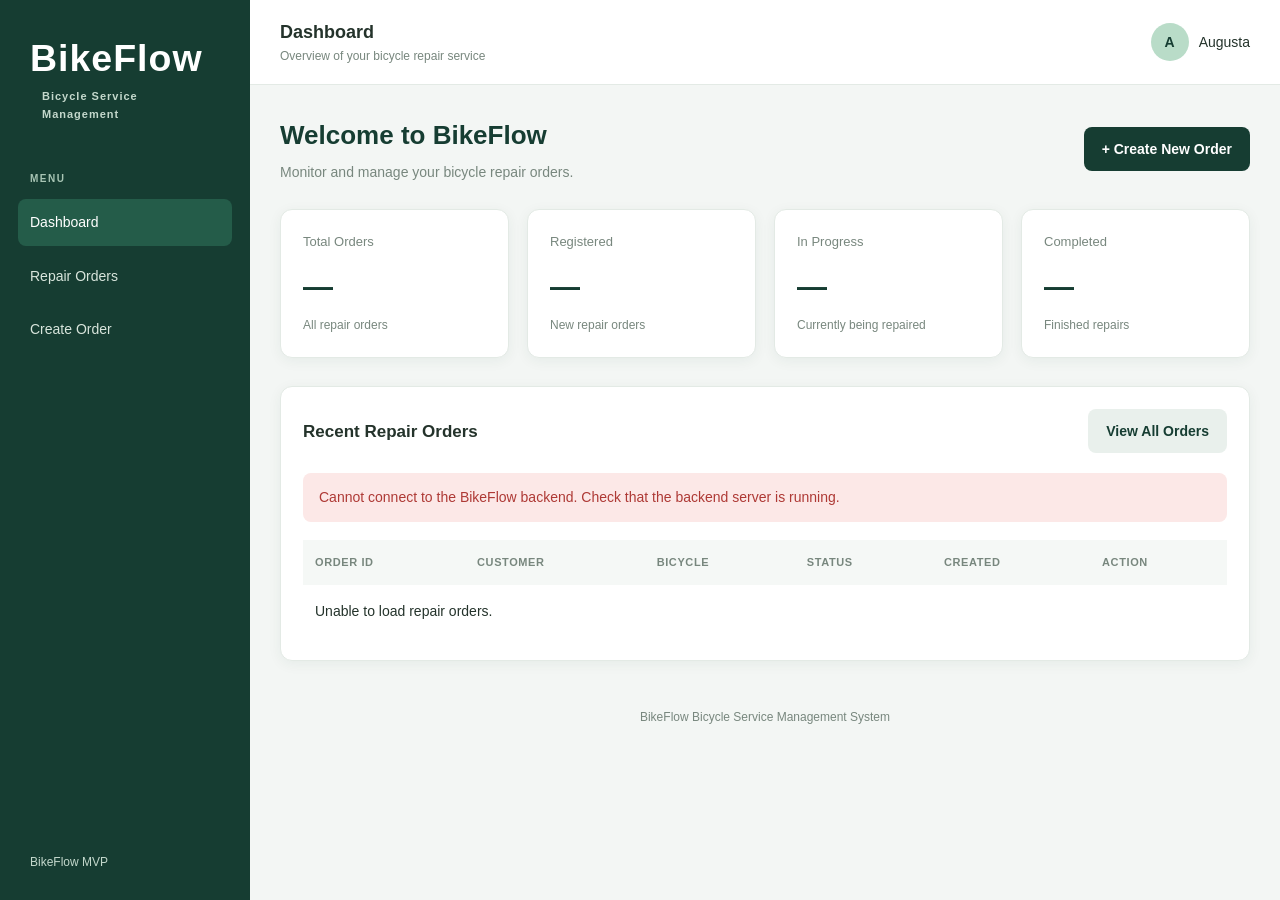
<file: frontend/index.html>
<!DOCTYPE html>
<html lang="en">
<head>
    <meta charset="UTF-8">
    <meta name="viewport" content="width=device-width, initial-scale=1.0">
    <title>BikeFlow | Dashboard</title>
    <link rel="stylesheet" href="css/style.css">
</head>
<body>
    <div class="app-layout">

        <aside class="sidebar">
            <div class="brand">
                <h2>BikeFlow</h2>
                <p class="brand-subtitle">Bicycle Service Management</p>
            </div>

            <p class="sidebar-label">MENU</p>

            <nav class="nav-menu">
                <a href="index.html" class="nav-link active">Dashboard</a>
                <a href="orders.html" class="nav-link">Repair Orders</a>
                <a href="create-order.html" class="nav-link">Create Order</a>
            </nav>

            <div class="sidebar-footer">
                <p>BikeFlow MVP</p>
            </div>
        </aside>

        <main class="main-content">

            <header class="topbar">
                <div>
                    <h1 class="topbar-title">Dashboard</h1>
                    <p class="topbar-subtitle">Overview of your bicycle repair service</p>
                </div>

                <div class="user-profile">
                    <div class="user-avatar">A</div>
                    <span>Augusta</span>
                </div>
            </header>

            <section class="container">

                <div class="page-header">
                    <div>
                        <h2 class="page-title">Welcome to BikeFlow</h2>
                        <p class="page-description">
                            Monitor and manage your bicycle repair orders.
                        </p>
                    </div>

                    <a href="create-order.html" class="btn btn-primary">
                        + Create New Order
                    </a>
                </div>

                <div class="stats-grid">
                    <article class="stat-card">
                        <p class="stat-label">Total Orders</p>
                        <h3 class="stat-value" id="total-orders">—</h3>
                        <p class="stat-note">All repair orders</p>
                    </article>

                    <article class="stat-card">
                        <p class="stat-label">Registered</p>
                        <h3 class="stat-value" id="registered-orders">—</h3>
                        <p class="stat-note">New repair orders</p>
                    </article>

                    <article class="stat-card">
                        <p class="stat-label">In Progress</p>
                        <h3 class="stat-value" id="in-progress-orders">—</h3>
                        <p class="stat-note">Currently being repaired</p>
                    </article>

                    <article class="stat-card">
                        <p class="stat-label">Completed</p>
                        <h3 class="stat-value" id="completed-orders">—</h3>
                        <p class="stat-note">Finished repairs</p>
                    </article>
                </div>

                <section class="card">
                    <div class="card-header">
                        <h3 class="card-title">Recent Repair Orders</h3>
                        <a href="orders.html" class="btn btn-secondary">
                            View All Orders
                        </a>
                    </div>

                    <div id="dashboard-message" class="alert alert-info">
                        Loading repair orders...
                    </div>

                    <div class="table-wrapper">
                        <table>
                            <thead>
                                <tr>
                                    <th>Order ID</th>
                                    <th>Customer</th>
                                    <th>Bicycle</th>
                                    <th>Status</th>
                                    <th>Created</th>
                                    <th>Action</th>
                                </tr>
                            </thead>

                            <tbody id="recent-orders-table">
                                <tr>
                                    <td colspan="6">Loading orders...</td>
                                </tr>
                            </tbody>
                        </table>
                    </div>
                </section>

                <footer class="page-footer">
                    BikeFlow Bicycle Service Management System
                </footer>

            </section>
        </main>
    </div>

    <script src="js/app.js"></script>
</body>
</html>
</file>
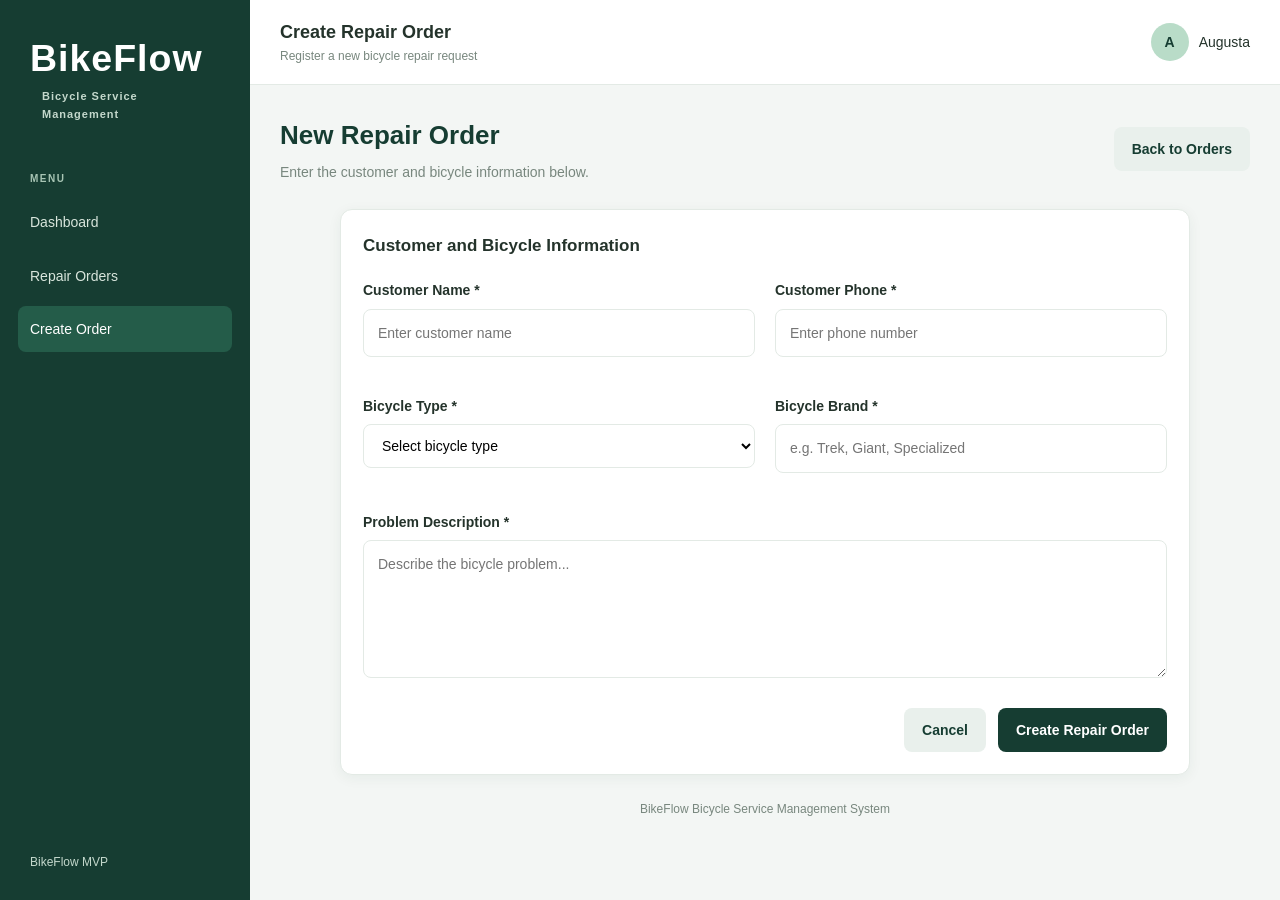
<file: frontend/create-order.html>
<!DOCTYPE html>
<html lang="en">
<head>
    <meta charset="UTF-8">
    <meta name="viewport" content="width=device-width, initial-scale=1.0">
    <title>BikeFlow | Create Order</title>
    <link rel="stylesheet" href="css/style.css">
</head>
<body>
    <div class="app-layout">

        <aside class="sidebar">
            <div class="brand">
                <h2>BikeFlow</h2>
                <p class="brand-subtitle">Bicycle Service Management</p>
            </div>

            <p class="sidebar-label">MENU</p>

            <nav class="nav-menu">
                <a href="index.html" class="nav-link">Dashboard</a>
                <a href="orders.html" class="nav-link">Repair Orders</a>
                <a href="create-order.html" class="nav-link active">Create Order</a>
            </nav>

            <div class="sidebar-footer">
                <p>BikeFlow MVP</p>
            </div>
        </aside>

        <main class="main-content">

            <header class="topbar">
                <div>
                    <h1 class="topbar-title">Create Repair Order</h1>
                    <p class="topbar-subtitle">Register a new bicycle repair request</p>
                </div>

                <div class="user-profile">
                    <div class="user-avatar">A</div>
                    <span>Augusta</span>
                </div>
            </header>

            <section class="container">

                <div class="page-header">
                    <div>
                        <h2 class="page-title">New Repair Order</h2>
                        <p class="page-description">
                            Enter the customer and bicycle information below.
                        </p>
                    </div>

                    <a href="orders.html" class="btn btn-secondary">
                        Back to Orders
                    </a>
                </div>

                <section class="card form-container">

                    <div class="card-header">
                        <h3 class="card-title">Customer and Bicycle Information</h3>
                    </div>

                    <div id="form-message" class="alert" hidden></div>

                    <form id="create-order-form">

                        <div class="form-grid">

                            <div class="form-group">
                                <label for="customer-name">Customer Name *</label>
                                <input
                                    type="text"
                                    id="customer-name"
                                    name="customer_name"
                                    class="form-control"
                                    placeholder="Enter customer name"
                                    maxlength="100"
                                    required
                                >
                            </div>

                            <div class="form-group">
                                <label for="customer-phone">Customer Phone *</label>
                                <input
    type="tel"
    id="customer-phone"
    name="customer_phone"
    class="form-control"
    placeholder="Enter phone number"
    maxlength="30"
pattern="\+?[0-9][0-9 .\-]{6,28}"
    title="Enter a valid phone number using at least 7 characters. Letters are not allowed."
    required
>
                                
                            </div>

                            <div class="form-group">
                                <label for="bicycle-type">Bicycle Type *</label>
                                <select
                                    id="bicycle-type"
                                    name="bicycle_type"
                                    class="form-control"
                                      required
                                >
                                    <option value="">Select bicycle type</option>
                                    <option value="Mountain Bike">Mountain Bike</option>
                                    <option value="Road Bike">Road Bike</option>
                                    <option value="Hybrid Bike">Hybrid Bike</option>
                                    <option value="City Bike">City Bike</option>
                                    <option value="Electric Bike">Electric Bike</option>
                                    <option value="BMX">BMX</option>
                                    <option value="Other">Other</option>
                                </select>
                            </div>

                            <div class="form-group">
                                <label for="bicycle-brand">Bicycle Brand *</label>
                                <input
                                    type="text"
                                    id="bicycle-brand"
                                    name="bicycle_brand"
                                    class="form-control"
                                    placeholder="e.g. Trek, Giant, Specialized"
                                    maxlength="100"
                                    required
                                >
                            </div>

                            <div class="form-group full-width">
                                <label for="problem-description">
                                    Problem Description *
                                </label>

                                <textarea
                                    id="problem-description"
                                    name="problem_description"
                                    class="form-control"
                                    rows="5"
                                    placeholder="Describe the bicycle problem..."
                                    maxlength="1000"
                                    required
                                ></textarea>
                            </div>

                        </div>

                        <div class="form-actions">
                            <a href="orders.html" class="btn btn-secondary">
                                Cancel
                            </a>

                            <button
                                type="submit"
                                id="submit-order-button"
                                class="btn btn-primary"
                            >
                                Create Repair Order
                            </button>
                        </div>

                    </form>
                </section>

                <footer class="page-footer">
                    BikeFlow Bicycle Service Management System
                </footer>

            </section>
        </main>
    </div>

    <script src="js/app.js"></script>

    <script>
        document.addEventListener("DOMContentLoaded", () => {
            const form = document.getElementById("create-order-form");
            const message = document.getElementById("form-message");
            const submitButton = document.getElementById("submit-order-button");

            function showMessage(text, type) {
                message.textContent = text;
                message.className = `alert alert-${type}`;
                message.hidden = false;
            }

            form.addEventListener("submit", async event => {
                event.preventDefault();

                if (!form.reportValidity()) {
                    return;
                }

                const formData = new FormData(form);

                const orderData = {
                    customer_name: formData.get("customer_name").trim(),
                    customer_phone: formData.get("customer_phone").trim(),
                    bicycle_type: formData.get("bicycle_type"),
                    bicycle_brand: formData.get("bicycle_brand").trim(),
                    problem_description: formData.get("problem_description").trim()
                };

                if (Object.values(orderData).some(value => !value)) {
                    showMessage("Please complete all required fields.", "error");
                    return;
                }

                submitButton.disabled = true;
                submitButton.textContent = "Creating Order...";

                try {
                    const result = await BikeFlow.apiRequest("/orders", {
                        method: "POST",
                        body: JSON.stringify(orderData)
                    });

                    showMessage(
                        result.message || "Repair order created successfully.",
                        "success"
                    );

                    form.reset();

                    setTimeout(() => {
                        window.location.href = "orders.html";
                    }, 1200);

                } catch (error) {
                    showMessage(error.message, "error");

                } finally {
                    submitButton.disabled = false;
                    submitButton.textContent = "Create Repair Order";
                }
            });
        });
    </script>
</body>
</html>
</file>
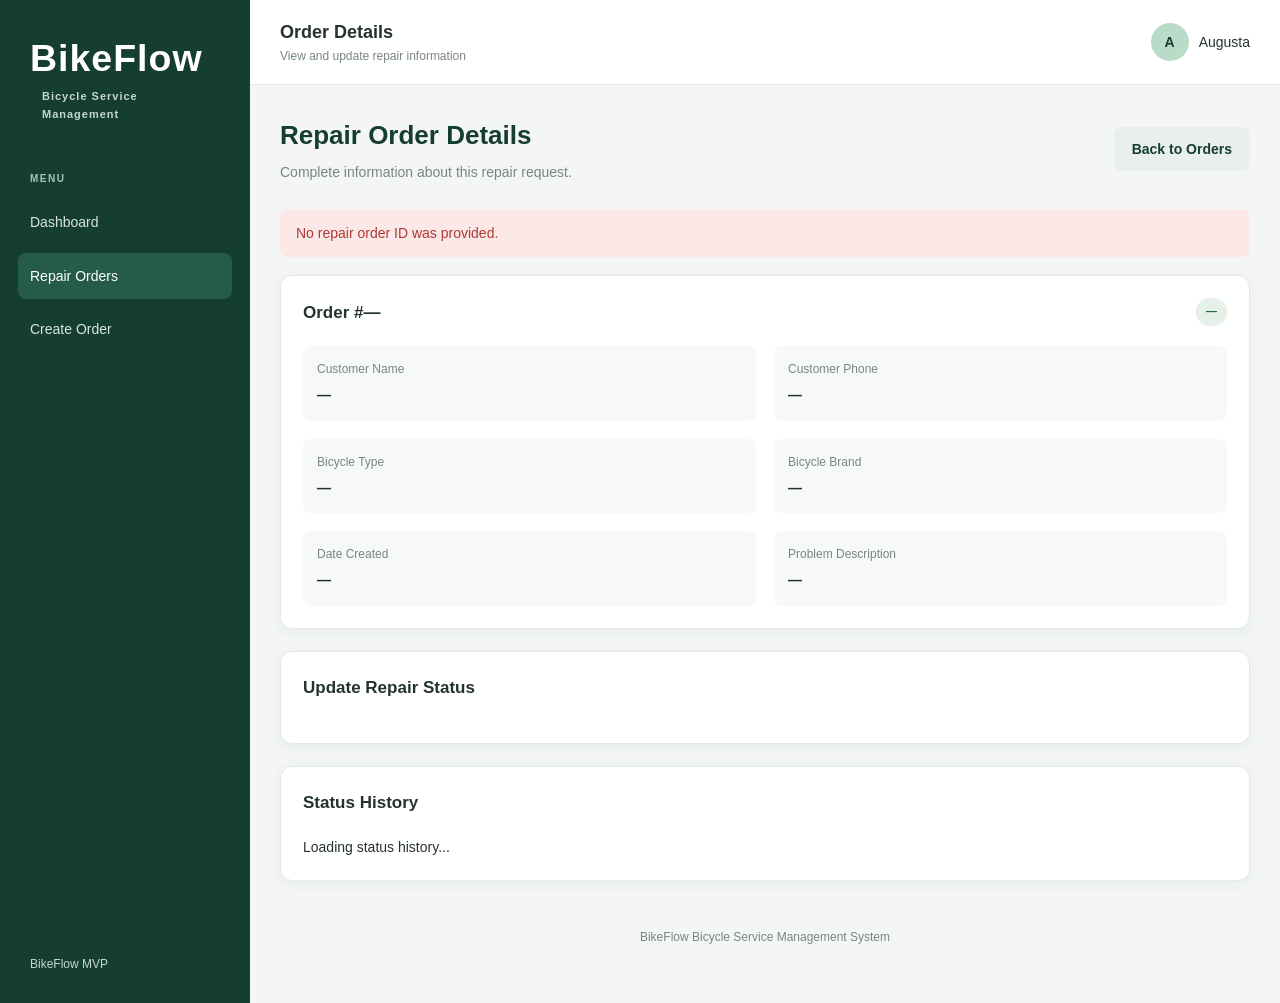
<file: frontend/order.html>
<!DOCTYPE html>
<html lang="en">
<head>
    <meta charset="UTF-8">
    <meta name="viewport" content="width=device-width, initial-scale=1.0">
    <title>BikeFlow | Order Details</title>
    <link rel="stylesheet" href="css/style.css">
</head>
<body>
    <div class="app-layout">

        <aside class="sidebar">
            <div class="brand">
                <h2>BikeFlow</h2>
                <p class="brand-subtitle">Bicycle Service Management</p>
            </div>

            <p class="sidebar-label">MENU</p>

            <nav class="nav-menu">
                <a href="index.html" class="nav-link">Dashboard</a>
                <a href="orders.html" class="nav-link active">Repair Orders</a>
                <a href="create-order.html" class="nav-link">Create Order</a>
            </nav>

            <div class="sidebar-footer">
                <p>BikeFlow MVP</p>
            </div>
        </aside>

        <main class="main-content">

            <header class="topbar">
                <div>
                    <h1 class="topbar-title">Order Details</h1>
                    <p class="topbar-subtitle">View and update repair information</p>
                </div>

                <div class="user-profile">
                    <div class="user-avatar">A</div>
                    <span>Augusta</span>
                </div>
            </header>

            <section class="container">

                <div class="page-header">
                    <div>
                        <h2 class="page-title">Repair Order Details</h2>
                        <p class="page-description">
                            Complete information about this repair request.
                        </p>
                    </div>

                    <a href="orders.html" class="btn btn-secondary">
                        Back to Orders
                    </a>
                </div>

                <div id="order-message" class="alert alert-info">
                    Loading order details...
                </div>

                <section class="card">
                    <div class="card-header">
                        <h3 class="card-title">
                            Order #<span id="order-id">—</span>
                        </h3>

                        <span id="order-status" class="status-registered">
                            —
                        </span>
                    </div>

                    <div class="details-grid">

                        <div class="detail-item">
                            <p class="detail-label">Customer Name</p>
                            <p class="detail-value" id="customer-name">—</p>
                        </div>

                        <div class="detail-item">
                            <p class="detail-label">Customer Phone</p>
                            <p class="detail-value" id="customer-phone">—</p>
                        </div>

                        <div class="detail-item">
                            <p class="detail-label">Bicycle Type</p>
                            <p class="detail-value" id="bicycle-type">—</p>
                        </div>

                        <div class="detail-item">
                            <p class="detail-label">Bicycle Brand</p>
                            <p class="detail-value" id="bicycle-brand">—</p>
                        </div>

                        <div class="detail-item">
                            <p class="detail-label">Date Created</p>
                            <p class="detail-value" id="created-at">—</p>
                        </div>

                        <div class="detail-item full-width">
                            <p class="detail-label">Problem Description</p>
                            <p class="detail-value" id="problem-description">—</p>
                        </div>

                    </div>
                </section>

                <section class="card">
                    <div class="card-header">
                        <h3 class="card-title">Update Repair Status</h3>
                    </div>

                    <form id="status-form">
                        <div class="form-group">
                            <label for="new-status">Select New Status</label>

                            <select
                                id="new-status"
                                class="form-control"
                                required
                            >
                                <option value="Registered">Registered</option>
                                <option value="Scheduled">Scheduled</option>
                                <option value="In Progress">In Progress</option>
                                <option value="Waiting for Parts">Waiting for Parts</option>
                                <option value="Completed">Completed</option>
                                <option value="Cancelled">Cancelled</option>
                            </select>
                        </div>

                        <div class="form-actions">
                            <button
                                type="submit"
                                id="update-status-button"
                                class="btn btn-primary"
                            >
                                Update Status
                            </button>
                        </div>
                    </form>
                </section>

                <section class="card">
                    <div class="card-header">
                        <h3 class="card-title">Status History</h3>
                    </div>

                    <div id="status-history">
                        Loading status history...
                    </div>
                </section>

                <footer class="page-footer">
                    BikeFlow Bicycle Service Management System
                </footer>

            </section>
        </main>
    </div>

    <script src="js/app.js"></script>

    <script>
        document.addEventListener("DOMContentLoaded", () => {
            const message = document.getElementById("order-message");
            const statusForm = document.getElementById("status-form");
            const statusSelect = document.getElementById("new-status");
            const updateButton = document.getElementById("update-status-button");

            const orderId = new URLSearchParams(window.location.search)
                .get("id");

            let currentOrder = null;

            async function loadStatusHistory() {
                const historyContainer = document.getElementById("status-history");

                historyContainer.textContent = "Loading status history...";

                try {
                    const result = await BikeFlow.apiRequest(
                        `/orders/${encodeURIComponent(orderId)}/history`
                    );

                    if (!result.history || result.history.length === 0) {
                        historyContainer.textContent = "No status history available.";
                        return;
                    }

                    historyContainer.innerHTML = result.history.map(entry => {
                        const oldStatus = entry.old_status || "Initial status";

                        const changedAt = BikeFlow.formatDate(entry.changed_at);

                        return `
                            <div class="detail-item">
                                <p class="detail-label">${oldStatus} → ${entry.new_status}</p>
                                <p class="detail-value">${changedAt}</p>
                            </div>
                        `;
                    }).join("");

                } catch (error) {
                    historyContainer.textContent =
                        "Unable to load status history: " + error.message;
                }
            }
            function showMessage(text, type = "info") {
                message.textContent = text;
                message.className = `alert alert-${type}`;
            }

            function displayOrder(order) {
                document.getElementById("order-id").textContent = order.id;
                document.getElementById("customer-name").textContent =
                    order.customer_name || "—";
                document.getElementById("customer-phone").textContent =
                    order.customer_phone || "—";
                document.getElementById("bicycle-type").textContent =
                    order.bicycle_type || "—";
                document.getElementById("bicycle-brand").textContent =
                    order.bicycle_brand || "—";
                document.getElementById("problem-description").textContent =
                    order.problem_description || "—";
                document.getElementById("created-at").textContent =
                    BikeFlow.formatDate(order.created_at);

                const statusElement = document.getElementById("order-status");

                statusElement.textContent = order.status;
                statusElement.className =
                    BikeFlow.getStatusClass(order.status);

                statusSelect.value = order.status;
            }

            async function loadOrder() {
                if (!orderId) {
                    showMessage("No repair order ID was provided.", "error");
                    statusForm.hidden = true;
                    return;
                }

                try {
                    currentOrder = await BikeFlow.getOrderById(orderId);
                    displayOrder(currentOrder);
                    await loadStatusHistory();

                    showMessage("Order details loaded successfully.", "success");

                } catch (error) {
                    showMessage(error.message, "error");
                    statusForm.hidden = true;
                }
            }

            statusForm.addEventListener("submit", async event => {
                event.preventDefault();

                if (!currentOrder) {
                    return;
                }

                const newStatus = statusSelect.value;

                updateButton.disabled = true;
                updateButton.textContent = "Updating...";

                try {
                    const result = await BikeFlow.apiRequest(
    `/orders/${encodeURIComponent(orderId)}/status`,
    {
        method: "PATCH",
        body: JSON.stringify({
            status: newStatus
        })
    }
);

currentOrder.status = result.order.status;
displayOrder(currentOrder);
await loadStatusHistory();
                    showMessage("Repair order status updated successfully.", "success");

                } catch (error) {
                    statusSelect.value = currentOrder.status;
                    showMessage(error.message, "error");

                } finally {
                    updateButton.disabled = false;
                    updateButton.textContent = "Update Status";
                }
            });

            loadOrder();
        });
    </script>
</body>
</html>
</file>
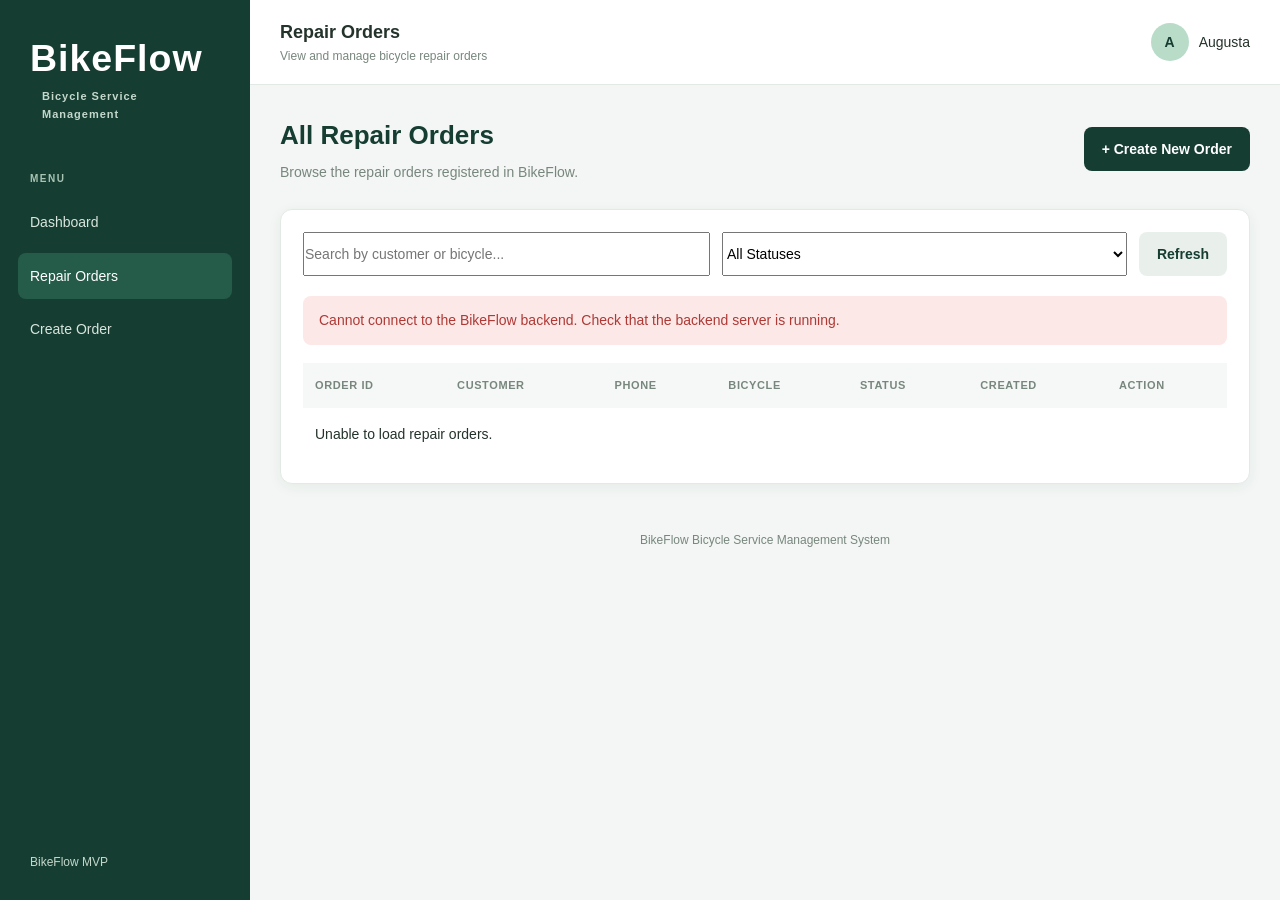
<file: frontend/orders.html>
<!DOCTYPE html>
<html lang="en">
<head>
    <meta charset="UTF-8">
    <meta name="viewport" content="width=device-width, initial-scale=1.0">
    <title>BikeFlow | Repair Orders</title>
    <link rel="stylesheet" href="css/style.css">
</head>
<body>
    <div class="app-layout">

        <aside class="sidebar">
            <div class="brand">
                <h2>BikeFlow</h2>
                <p class="brand-subtitle">Bicycle Service Management</p>
            </div>

            <p class="sidebar-label">MENU</p>

            <nav class="nav-menu">
                <a href="index.html" class="nav-link">Dashboard</a>
                <a href="orders.html" class="nav-link active">Repair Orders</a>
                <a href="create-order.html" class="nav-link">Create Order</a>
            </nav>

            <div class="sidebar-footer">
                <p>BikeFlow MVP</p>
            </div>
        </aside>

        <main class="main-content">

            <header class="topbar">
                <div>
                    <h1 class="topbar-title">Repair Orders</h1>
                    <p class="topbar-subtitle">View and manage bicycle repair orders</p>
                </div>

                <div class="user-profile">
                    <div class="user-avatar">A</div>
                    <span>Augusta</span>
                </div>
            </header>

            <section class="container">

                <div class="page-header">
                    <div>
                        <h2 class="page-title">All Repair Orders</h2>
                        <p class="page-description">
                            Browse the repair orders registered in BikeFlow.
                        </p>
                    </div>

                    <a href="create-order.html" class="btn btn-primary">
                        + Create New Order
                    </a>
                </div>

                <section class="card">

                 <div class="toolbar">
    <input
        type="search"
        id="order-search"
        class="search-input"
        placeholder="Search by customer or bicycle..."
        aria-label="Search repair orders"
    >

    <select
        id="status-filter"
        class="search-input"
        aria-label="Filter orders by status"
    >
        <option value="">All Statuses</option>
        <option value="Registered">Registered</option>
        <option value="Scheduled">Scheduled</option>
        <option value="In Progress">In Progress</option>
        <option value="Waiting for Parts">Waiting for Parts</option>
        <option value="Completed">Completed</option>
        <option value="Cancelled">Cancelled</option>
    </select>

    <button
        type="button"
        class="btn btn-secondary"
        id="refresh-orders"
    >
        Refresh
    </button>
</div>

                    <div id="orders-message" class="alert alert-info">
                        Loading repair orders...
                    </div>

                    <div class="table-wrapper">
                        <table>
                            <thead>
                                <tr>
                                    <th>Order ID</th>
                                    <th>Customer</th>
                                    <th>Phone</th>
                                    <th>Bicycle</th>
                                    <th>Status</th>
                                    <th>Created</th>
                                    <th>Action</th>
                                </tr>
                            </thead>

                            <tbody id="orders-table-body">
                                <tr>
                                    <td colspan="7">Loading orders...</td>
                                </tr>
                            </tbody>
                        </table>
                    </div>

                </section>

                <footer class="page-footer">
                    BikeFlow Bicycle Service Management System
                </footer>

            </section>
        </main>
    </div>

    <script src="js/app.js"></script>

    <script>
        document.addEventListener("DOMContentLoaded", () => {
            const tableBody = document.getElementById("orders-table-body");
            const message = document.getElementById("orders-message");
            const searchInput = document.getElementById("order-search");
            const refreshButton = document.getElementById("refresh-orders");

            let allOrders = [];

            function showMessage(text, type = "info") {
                message.textContent = text;
                message.className = `alert alert-${type}`;
            }

            function renderOrders(orders) {
                if (orders.length === 0) {
                    tableBody.innerHTML = `
                        <tr>
                            <td colspan="7">No repair orders found.</td>
                        </tr>
                    `;
                    return;
                }

                tableBody.innerHTML = orders.map(order => {
                    const bicycle = [
                        order.bicycle_brand,
                        order.bicycle_type
                    ].filter(Boolean).join(" ");

                    const statusClass =
                        BikeFlow.getStatusClass(order.status);

                    return `
                        <tr>
                            <td>#${BikeFlow.escapeHtml(order.id)}</td>
                            <td>${BikeFlow.escapeHtml(order.customer_name)}</td>
                            <td>${BikeFlow.escapeHtml(order.customer_phone)}</td>
                            <td>${BikeFlow.escapeHtml(bicycle || "—")}</td>
                            <td>
                                <span class="${statusClass}">
                                    ${BikeFlow.escapeHtml(order.status)}
                                </span>
                            </td>
                            <td>
                                ${BikeFlow.escapeHtml(
                                    BikeFlow.formatDate(order.created_at)
                                )}
                            </td>
                            <td>
                                <a href="order.html?id=${encodeURIComponent(order.id)}">
                                    View
                                </a>
                            </td>
                        </tr>
                    `;
                }).join("");
            }

            function filterOrders() {
    const searchTerm = searchInput.value
        .trim()
        .toLowerCase();

    const selectedStatus = document.getElementById("status-filter").value;

    const filteredOrders = allOrders.filter(order => {
        const searchableText = [
            order.id,
            order.customer_name,
            order.customer_phone,
            order.bicycle_brand,
            order.bicycle_type
        ].join(" ").toLowerCase();

        const matchesSearch = searchableText.includes(searchTerm);
        const matchesStatus = selectedStatus === "" || order.status === selectedStatus;

        return matchesSearch && matchesStatus;
    });

    renderOrders(filteredOrders);
}

            async function loadOrders() {
                showMessage("Loading repair orders...");

                tableBody.innerHTML = `
                    <tr>
                        <td colspan="7">Loading orders...</td>
                    </tr>
                `;

                try {
                    allOrders = await BikeFlow.getOrders();

                    filterOrders();

                    showMessage(
                        `Successfully loaded ${allOrders.length} repair order(s).`,
                        "success"
                    );

                } catch (error) {
                    tableBody.innerHTML = `
                        <tr>
                            <td colspan="7">
                                Unable to load repair orders.
                            </td>
                        </tr>
                    `;

                    showMessage(error.message, "error");
                }
            }

            searchInput.addEventListener("input", filterOrders);
            document.getElementById("status-filter").addEventListener("change", filterOrders);
            refreshButton.addEventListener("click", loadOrders);

            loadOrders();
        });
    </script>
</body>
</html>
</file>
<file: frontend/css/style.css>
/* =========================================
   BIKEFLOW - BICYCLE SERVICE MANAGEMENT
   Frontend stylesheet
   ========================================= */

/* 1. DESIGN SYSTEM */

:root {
    --primary: #163D32;
    --primary-light: #245C49;
    --accent: #B9DCC8;

    --background: #F3F6F4;
    --surface: #FFFFFF;
    --border: #E3EAE5;

    --text: #24332B;
    --muted: #78877E;

    --success: #198754;
    --warning: #D99A27;
    --danger: #D9534F;
    --info: #3985C6;

    --radius: 12px;
    --shadow: 0 3px 14px rgba(22, 61, 50, 0.06);
}

/* 2. RESET */

* {
    margin: 0;
    padding: 0;
    box-sizing: border-box;
}

body {
    font-family: Arial, Helvetica, sans-serif;
    background: var(--background);
    color: var(--text);
    font-size: 14px;
    line-height: 1.6;
}

a {
    color: inherit;
    text-decoration: none;
}

button,
input,
select,
textarea {
    font: inherit;
}

button {
    cursor: pointer;
}

.container {
    width: 100%;
    max-width: 1440px;
    margin: auto;
    padding: 30px;
}

/* 3. APPLICATION LAYOUT */

.app-layout {
    display: flex;
    min-height: 100vh;
}

.sidebar {
    width: 250px;
    min-width: 250px;
    background: var(--primary);
    color: white;
    padding: 28px 18px;
    display: flex;
    flex-direction: column;
}

.brand {
    font-size: 25px;
    font-weight: 800;
    letter-spacing: 1px;
    padding: 0 12px;
    margin-bottom: 8px;
}

.brand-subtitle {
    color: #C4D8CC;
    font-size: 11px;
    padding: 0 12px;
    margin-bottom: 40px;
}

.sidebar-label {
    color: #A8C5B4;
    font-size: 10px;
    font-weight: bold;
    text-transform: uppercase;
    letter-spacing: 1.5px;
    padding: 0 12px;
    margin-bottom: 12px;
}

.nav-menu {
    display: flex;
    flex-direction: column;
    gap: 7px;
}

.nav-link {
    display: block;
    color: #D8E5DC;
    padding: 12px;
    border-radius: 8px;
    transition: 0.2s ease;
}

.nav-link:hover,
.nav-link.active {
    background: var(--primary-light);
    color: white;
}

.sidebar-footer {
    margin-top: auto;
    padding: 20px 12px 0;
    color: #C4D8CC;
    font-size: 12px;
}

.main-content {
    flex: 1;
    min-width: 0;
}

/* 4. TOP HEADER */

.topbar {
    background: var(--surface);
    border-bottom: 1px solid var(--border);
    padding: 18px 30px;
    display: flex;
    align-items: center;
    justify-content: space-between;
    gap: 15px;
}

.topbar-title {
    font-size: 18px;
    font-weight: 700;
}

.topbar-subtitle {
    color: var(--muted);
    font-size: 12px;
}

.user-profile {
    display: flex;
    align-items: center;
    gap: 10px;
}

.user-avatar {
    width: 38px;
    height: 38px;
    background: var(--accent);
    color: var(--primary);
    border-radius: 50%;
    display: grid;
    place-items: center;
    font-weight: bold;
}

/* 5. PAGE HEADINGS */

.page-header {
    display: flex;
    align-items: center;
    justify-content: space-between;
    gap: 16px;
    margin-bottom: 26px;
    flex-wrap: wrap;
}

.page-title {
    font-size: 26px;
    font-weight: 750;
    color: var(--primary);
}

.page-description {
    color: var(--muted);
    margin-top: 4px;
}

/* 6. DASHBOARD STATISTICS */

.stats-grid {
    display: grid;
    grid-template-columns: repeat(4, minmax(0, 1fr));
    gap: 18px;
    margin-bottom: 28px;
}

.stat-card {
    background: var(--surface);
    padding: 22px;
    border: 1px solid var(--border);
    border-radius: var(--radius);
    box-shadow: var(--shadow);
}

.stat-label {
    color: var(--muted);
    font-size: 13px;
    margin-bottom: 10px;
}

.stat-value {
    font-size: 30px;
    font-weight: 750;
    color: var(--primary);
}

.stat-note {
    color: var(--muted);
    font-size: 12px;
    margin-top: 5px;
}

/* 7. GENERAL CARDS */

.card {
    background: var(--surface);
    border: 1px solid var(--border);
    border-radius: var(--radius);
    box-shadow: var(--shadow);
    padding: 22px;
    margin-bottom: 22px;
}

.card-header {
    display: flex;
    justify-content: space-between;
    align-items: center;
    gap: 12px;
    margin-bottom: 20px;
}

.card-title {
    font-size: 17px;
    font-weight: 700;
}

/* 8. BUTTONS */

.btn {
    display: inline-flex;
    align-items: center;
    justify-content: center;
    gap: 8px;
    border: none;
    border-radius: 8px;
    padding: 11px 18px;
    font-weight: 600;
    transition: 0.2s ease;
    cursor: pointer;
}

.btn-primary {
    background: var(--primary);
    color: white;
}

.btn-primary:hover {
    background: var(--primary-light);
}

.btn-secondary {
    background: #E9F0EC;
    color: var(--primary);
}

.btn-secondary:hover {
    background: #DCE9E0;
}

.btn-danger {
    background: #FCE8E7;
    color: var(--danger);
}

.btn:disabled {
    opacity: 0.6;
    cursor: not-allowed;
}

/* 9. TABLES */

.table-wrapper {
    width: 100%;
    overflow-x: auto;
}

table {
    width: 100%;
    border-collapse: collapse;
    min-width: 650px;
}

thead {
    background: #F5F8F6;
}

th {
    color: var(--muted);
    font-size: 11px;
    text-align: left;
    text-transform: uppercase;
    letter-spacing: 0.6px;
    padding: 14px 12px;
}

td {
    padding: 15px 12px;
    border-bottom: 1px solid var(--border);
}

tbody tr:hover {
    background: #FAFCFA;
}

tbody tr:last-child td {
    border-bottom: none;
}

/* 10. REPAIR STATUS BADGES */

.status {
    display: inline-block;
    padding: 5px 10px;
    border-radius: 20px;
    font-size: 11px;
    font-weight: 700;
    white-space: nowrap;
}

.status-registered,
.status-scheduled,
.status-in-progress,
.status-waiting-for-parts,
.status-completed,
.status-cancelled {
    display: inline-block;
    padding: 5px 10px;
    border-radius: 20px;
    font-size: 11px;
    font-weight: 700;
    white-space: nowrap;
}
.status-registered {
    background: #E5F0E8;
    color: #24633D;
}

.status-scheduled {
    background: #E5EFFB;
    color: #28619C;
}

.status-in-progress {
    background: #FFF1D6;
    color: #986414;
}

.status-waiting-for-parts {
    background: #F1E9FA;
    color: #7547A0;
}

.status-completed {
    background: #DDF3E7;
    color: #187343;
}

.status-cancelled {
    background: #FCE8E7;
    color: #AE3935;
}

/* 11. FORMS */

.form-container {
    max-width: 850px;
    margin: 0 auto;
}

.form-grid {
    display: grid;
    grid-template-columns: repeat(2, minmax(0, 1fr));
    gap: 20px;
}

.form-group {
    display: flex;
    flex-direction: column;
    gap: 7px;
    margin-bottom: 18px;
}

.form-group.full-width {
    grid-column: 1 / -1;
}

.form-group label {
    font-weight: 600;
    color: var(--text);
}

.form-control {
    width: 100%;
    padding: 12px 14px;
    border: 1px solid var(--border);
    border-radius: 8px;
    background: white;
    outline: none;
    transition: 0.2s ease;
}

.form-control:focus {
    border-color: var(--primary-light);
    box-shadow: 0 0 0 3px rgba(36, 92, 73, 0.1);
}

textarea.form-control {
    min-height: 120px;
    resize: vertical;
}

.form-actions {
    display: flex;
    gap: 12px;
    justify-content: flex-end;
    margin-top: 12px;
}

/* 12. SEARCH AND FILTERS */

.toolbar {
    display: flex;
    gap: 12px;
    flex-wrap: wrap;
    margin-bottom: 20px;
}

.search-input {
    flex: 1;
    min-width: 200px;
}

/* 13. ALERT MESSAGES */

.alert {
    padding: 13px 16px;
    border-radius: 8px;
    margin-bottom: 18px;
}

.alert-success {
    background: #E4F5E9;
    color: #24633D;
}

.alert-error {
    background: #FCE8E7;
    color: #AE3935;
}

.alert-info {
    background: #E6F1FC;
    color: #28619C;
}

.field-error {
    color: var(--danger);
    font-size: 12px;
}

/* 14. ORDER DETAILS */

.details-grid {
    display: grid;
    grid-template-columns: repeat(2, minmax(0, 1fr));
    gap: 18px;
}

.detail-item {
    padding: 14px;
    background: #F7F9F7;
    border-radius: 8px;
}

.detail-label {
    display: block;
    color: var(--muted);
    font-size: 12px;
    margin-bottom: 5px;
}

.detail-value {
    font-weight: 600;
    overflow-wrap: anywhere;
}

/* 15. EMPTY STATES */

.empty-state {
    text-align: center;
    padding: 45px 20px;
    color: var(--muted);
}

.empty-state h3 {
    color: var(--primary);
    margin-bottom: 8px;
}

/* 16. LOADING */

.loading {
    text-align: center;
    padding: 30px;
    color: var(--muted);
}

/* 17. FOOTER */

.page-footer {
    text-align: center;
    padding: 25px;
    color: var(--muted);
    font-size: 12px;
}

/* 18. RESPONSIVE DESIGN */

@media (max-width: 1000px) {
    .stats-grid {
        grid-template-columns: repeat(2, 1fr);
    }

    .sidebar {
        width: 210px;
        min-width: 210px;
    }

    .container {
        padding: 22px;
    }
}

@media (max-width: 700px) {
    .app-layout {
        flex-direction: column;
    }

    .sidebar {
        width: 100%;
        min-width: 0;
        padding: 16px;
    }

    .brand-subtitle,
    .sidebar-label,
    .sidebar-footer {
        display: none;
    }

    .brand {
        margin-bottom: 12px;
    }

    .nav-menu {
        flex-direction: row;
        flex-wrap: wrap;
    }

    .nav-link {
        padding: 9px 12px;
        font-size: 12px;
    }

    .topbar {
        padding: 15px 20px;
    }

    .container {
        padding: 18px;
    }

    .page-title {
        font-size: 22px;
    }

    .stats-grid {
        grid-template-columns: 1fr 1fr;
        gap: 10px;
    }

    .stat-card {
        padding: 15px;
    }

    .stat-value {
        font-size: 24px;
    }

    .form-grid,
    .details-grid {
        grid-template-columns: 1fr;
    }

    .form-group.full-width {
        grid-column: auto;
    }
}

@media (max-width: 400px) {
    .stats-grid {
        grid-template-columns: 1fr;
    }

    .form-actions {
        flex-direction: column;
    }

    .form-actions .btn {
        width: 100%;
    }
}
</file>
